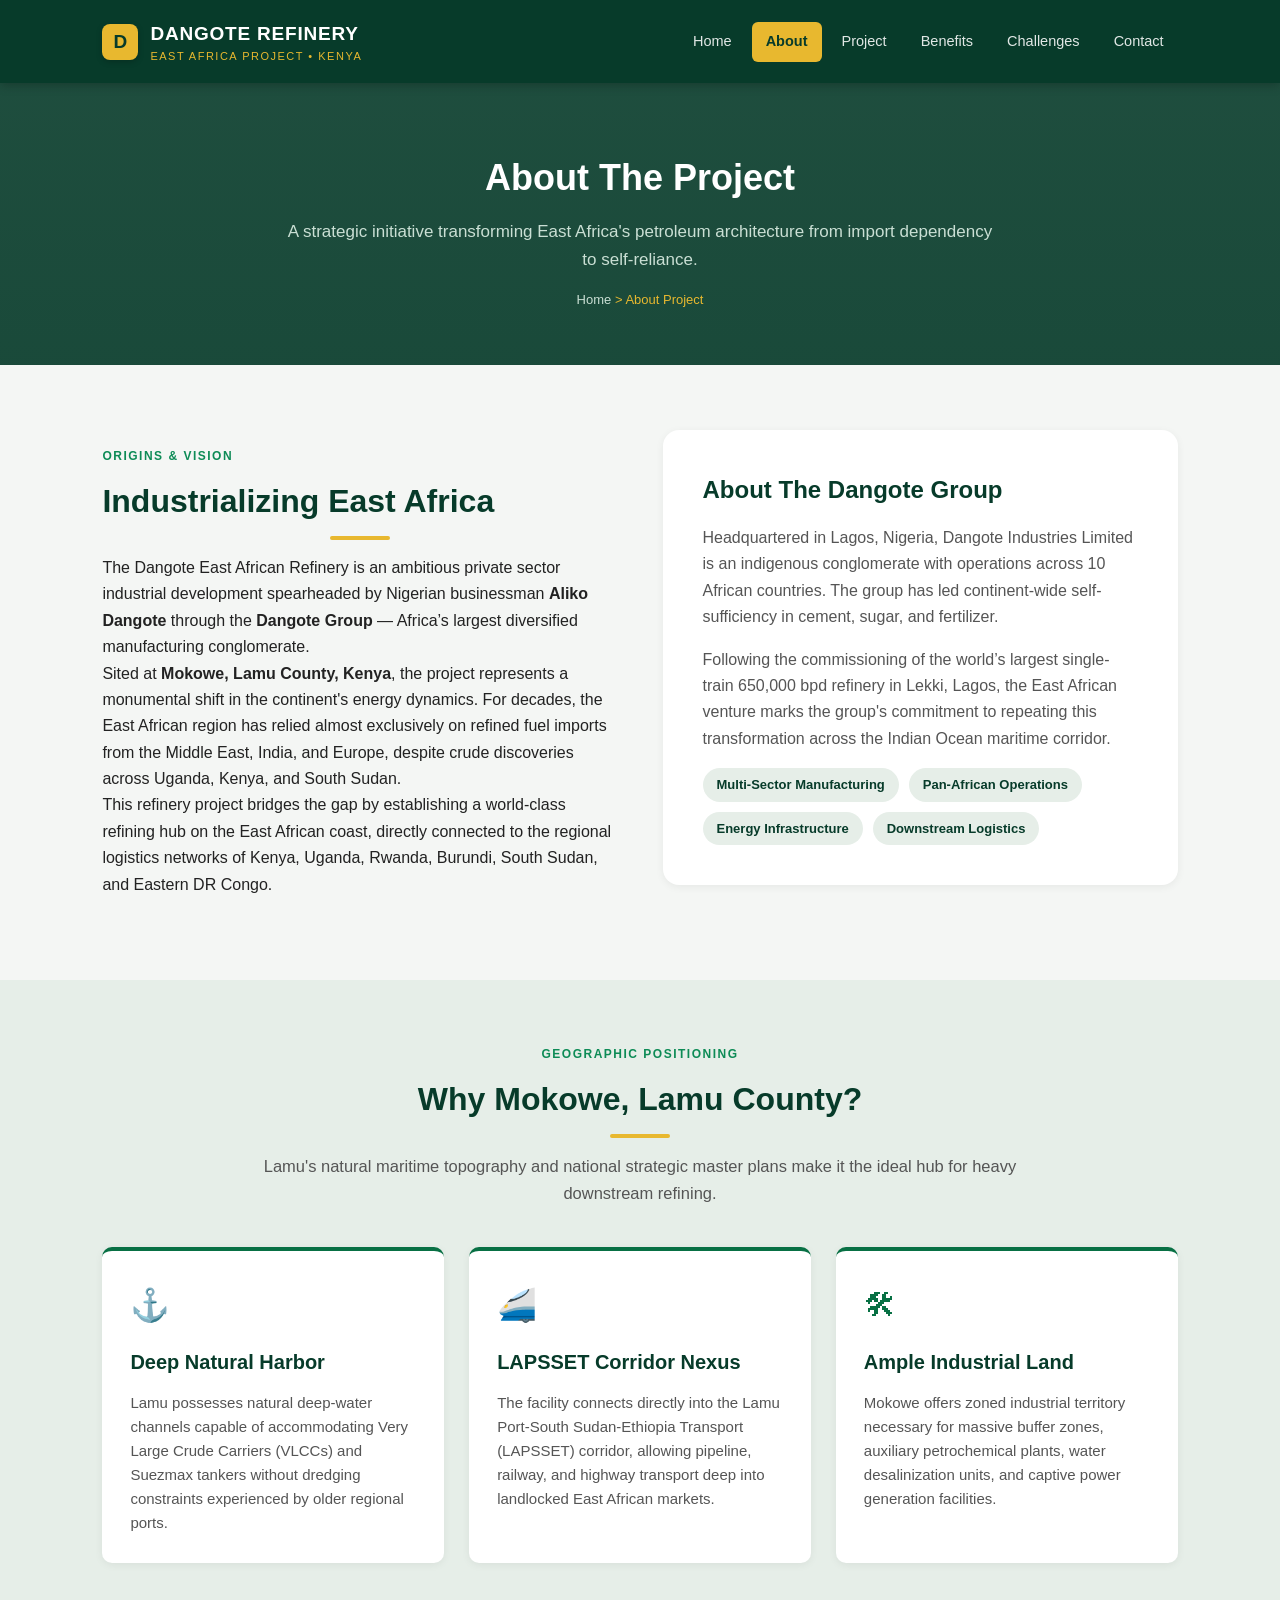
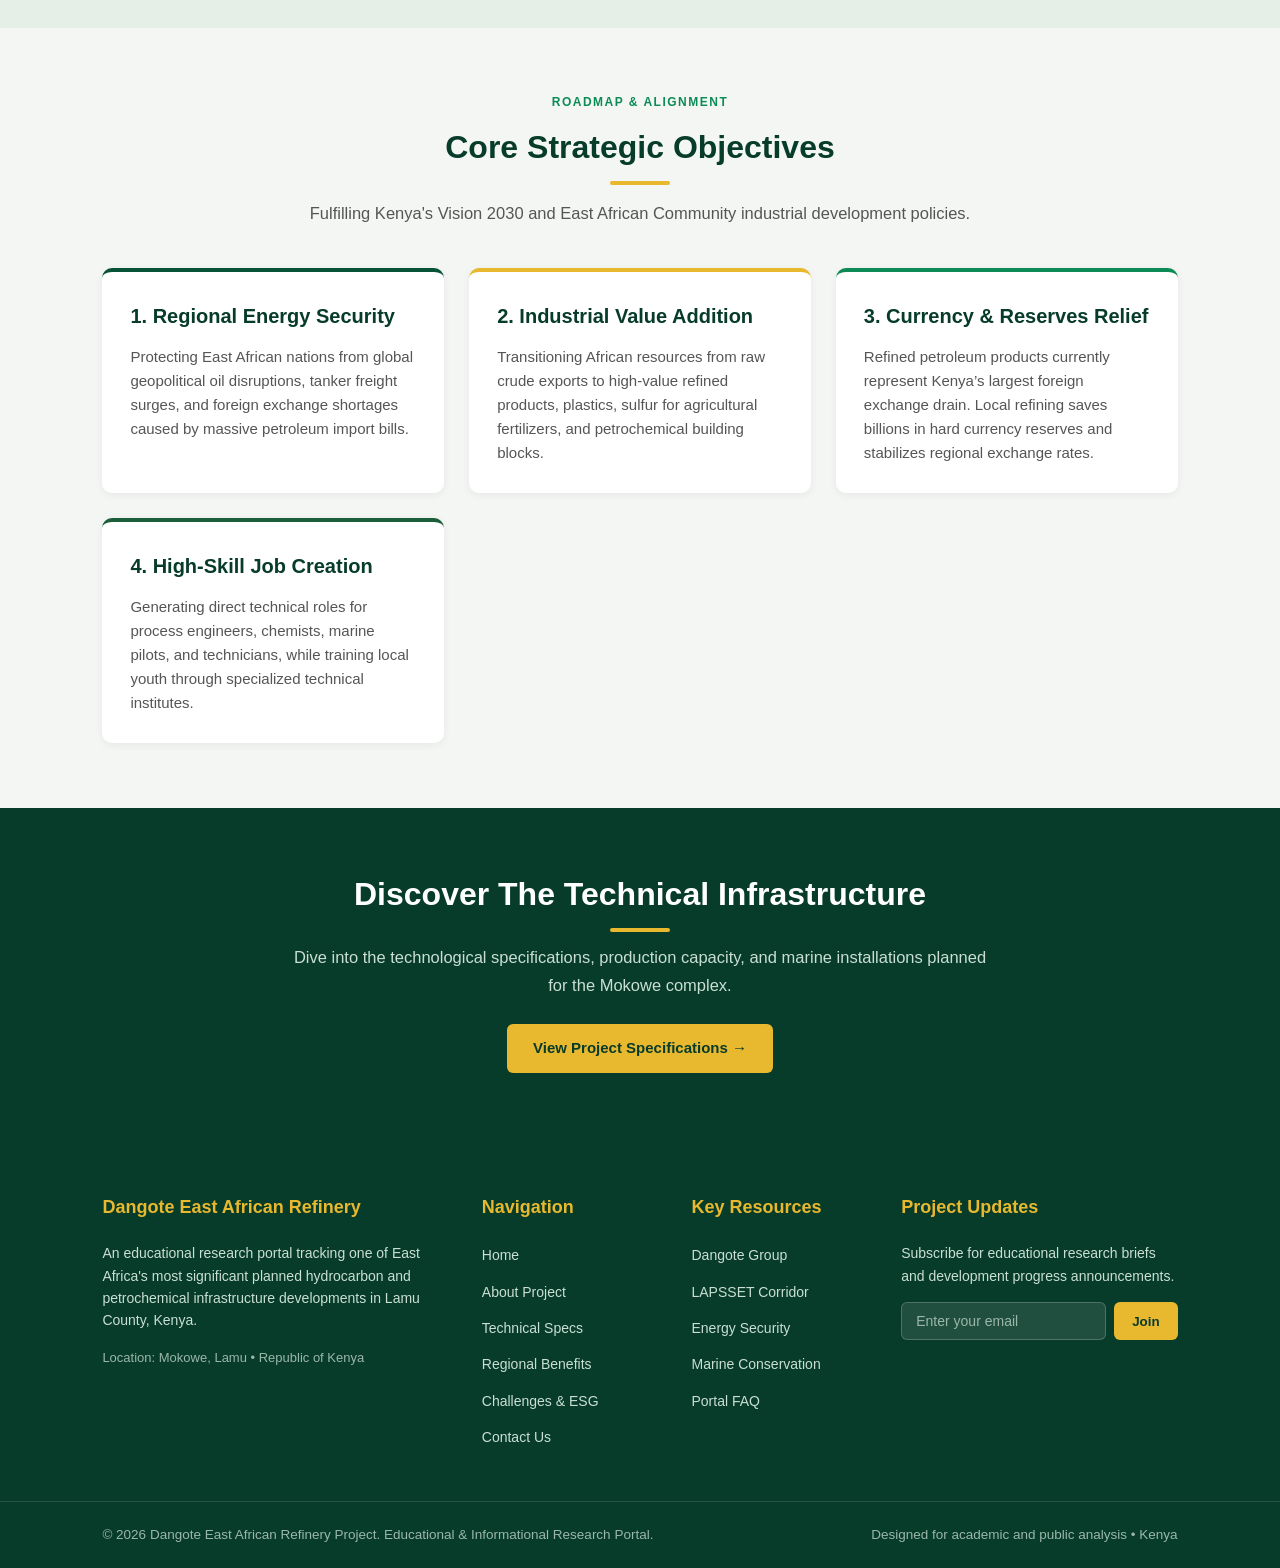
<file: about.html>
<!DOCTYPE html>
<html lang="en">
<head>
    <meta charset="UTF-8">
    <meta name="viewport" content="width=device-width, initial-scale=1.0">
    <title>About the Project | Dangote East African Refinery Kenya</title>
    <meta name="description" content="In-depth background on the Dangote East African Refinery, Aliko Dangote, the Dangote Group, and the strategic vision in Lamu County, Kenya.">
    <link rel="stylesheet" href="css/style.css">
</head>
<body>

    <!-- Navigation Header -->
    <header>
        <a href="index.html" class="brand-container">
            <div class="brand-icon">D</div>
            <div class="brand-text">
                <h2>DANGOTE REFINERY</h2>
                <span>East Africa Project &bull; Kenya</span>
            </div>
        </a>

        <button class="mobile-toggle" aria-label="Toggle navigation" aria-expanded="false">
            <span></span>
            <span></span>
            <span></span>
        </button>

        <nav>
            <a href="index.html">Home</a>
            <a href="about.html" class="active">About</a>
            <a href="project.html">Project</a>
            <a href="benefits.html">Benefits</a>
            <a href="challenges.html">Challenges</a>
            <a href="contact.html">Contact</a>
        </nav>
    </header>

    <!-- Page Banner -->
    <div class="page-banner">
        <h1>About The Project</h1>
        <p>A strategic initiative transforming East Africa's petroleum architecture from import dependency to self-reliance.</p>
        <div class="breadcrumbs">
            <a href="index.html">Home</a> &gt; <span>About Project</span>
        </div>
    </div>

    <!-- Main Content -->
    <section>
        <div class="two-col">
            <div>
                <span class="section-subtitle">Origins &amp; Vision</span>
                <h2 style="text-align: left;">Industrializing East Africa</h2>
                <p>
                    The Dangote East African Refinery is an ambitious private sector industrial development 
                    spearheaded by Nigerian businessman <strong>Aliko Dangote</strong> through the 
                    <strong>Dangote Group</strong> — Africa’s largest diversified manufacturing conglomerate.
                </p>
                <p>
                    Sited at <strong>Mokowe, Lamu County, Kenya</strong>, the project represents a monumental 
                    shift in the continent's energy dynamics. For decades, the East African region has relied 
                    almost exclusively on refined fuel imports from the Middle East, India, and Europe, despite 
                    crude discoveries across Uganda, Kenya, and South Sudan.
                </p>
                <p>
                    This refinery project bridges the gap by establishing a world-class refining hub on the East African 
                    coast, directly connected to the regional logistics networks of Kenya, Uganda, Rwanda, Burundi, 
                    South Sudan, and Eastern DR Congo.
                </p>
            </div>

            <div class="content-block" id="dangote-group">
                <h3>About The Dangote Group</h3>
                <p>
                    Headquartered in Lagos, Nigeria, Dangote Industries Limited is an indigenous conglomerate 
                    with operations across 10 African countries. The group has led continent-wide self-sufficiency 
                    in cement, sugar, and fertilizer.
                </p>
                <p>
                    Following the commissioning of the world’s largest single-train 650,000 bpd refinery in Lekki, Lagos, 
                    the East African venture marks the group's commitment to repeating this transformation across the Indian 
                    Ocean maritime corridor.
                </p>
                <div class="badge-list">
                    <span class="badge">Multi-Sector Manufacturing</span>
                    <span class="badge">Pan-African Operations</span>
                    <span class="badge">Energy Infrastructure</span>
                    <span class="badge">Downstream Logistics</span>
                </div>
            </div>
        </div>
    </section>

    <!-- Geographic & Strategic Location -->
    <section style="background-color: var(--bg-muted);">
        <div class="section-header">
            <span class="section-subtitle">Geographic Positioning</span>
            <h2>Why Mokowe, Lamu County?</h2>
            <p>Lamu's natural maritime topography and national strategic master plans make it the ideal hub for heavy downstream refining.</p>
        </div>

        <div class="cards">
            <div class="card">
                <div class="card-icon">&#9875;</div>
                <h3>Deep Natural Harbor</h3>
                <p>
                    Lamu possesses natural deep-water channels capable of accommodating Very Large Crude Carriers 
                    (VLCCs) and Suezmax tankers without dredging constraints experienced by older regional ports.
                </p>
            </div>

            <div class="card">
                <div class="card-icon">&#128644;</div>
                <h3>LAPSSET Corridor Nexus</h3>
                <p>
                    The facility connects directly into the Lamu Port-South Sudan-Ethiopia Transport (LAPSSET) corridor, 
                    allowing pipeline, railway, and highway transport deep into landlocked East African markets.
                </p>
            </div>

            <div class="card">
                <div class="card-icon">&#128736;</div>
                <h3>Ample Industrial Land</h3>
                <p>
                    Mokowe offers zoned industrial territory necessary for massive buffer zones, auxiliary petrochemical 
                    plants, water desalinization units, and captive power generation facilities.
                </p>
            </div>
        </div>
    </section>

    <!-- Strategic Alignment & Objectives -->
    <section>
        <div class="section-header">
            <span class="section-subtitle">Roadmap &amp; Alignment</span>
            <h2>Core Strategic Objectives</h2>
            <p>Fulfilling Kenya's Vision 2030 and East African Community industrial development policies.</p>
        </div>

        <div class="cards">
            <div class="card" style="border-top-color: #075337;">
                <h3>1. Regional Energy Security</h3>
                <p>
                    Protecting East African nations from global geopolitical oil disruptions, tanker freight surges, 
                    and foreign exchange shortages caused by massive petroleum import bills.
                </p>
            </div>

            <div class="card" style="border-top-color: var(--accent-gold);">
                <h3>2. Industrial Value Addition</h3>
                <p>
                    Transitioning African resources from raw crude exports to high-value refined products, plastics, 
                    sulfur for agricultural fertilizers, and petrochemical building blocks.
                </p>
            </div>

            <div class="card" style="border-top-color: #0d8b56;">
                <h3>3. Currency &amp; Reserves Relief</h3>
                <p>
                    Refined petroleum products currently represent Kenya’s largest foreign exchange drain. 
                    Local refining saves billions in hard currency reserves and stabilizes regional exchange rates.
                </p>
            </div>

            <div class="card" style="border-top-color: #1a5e3a;">
                <h3>4. High-Skill Job Creation</h3>
                <p>
                    Generating direct technical roles for process engineers, chemists, marine pilots, and technicians, 
                    while training local youth through specialized technical institutes.
                </p>
            </div>
        </div>
    </section>

    <!-- Call to action -->
    <section style="background-color: var(--primary-dark); color: white; text-align: center; padding: 60px 8%;">
        <h2 style="color: white; margin-bottom: 12px;">Discover The Technical Infrastructure</h2>
        <p style="color: #cadfd4; max-width: 700px; margin: 0 auto 25px; font-size: 16.5px;">
            Dive into the technological specifications, production capacity, and marine installations planned for the Mokowe complex.
        </p>
        <a href="project.html" class="btn btn-primary">View Project Specifications &rarr;</a>
    </section>

    <!-- Footer -->
    <footer>
        <div class="footer-top">
            <div class="footer-col">
                <h3>Dangote East African Refinery</h3>
                <p>
                    An educational research portal tracking one of East Africa's most significant planned 
                    hydrocarbon and petrochemical infrastructure developments in Lamu County, Kenya.
                </p>
                <div style="margin-top: 15px; font-size: 13px; color: #9bb7aa;">
                    Location: Mokowe, Lamu &bull; Republic of Kenya
                </div>
            </div>

            <div class="footer-col">
                <h3>Navigation</h3>
                <ul class="footer-links">
                    <li><a href="index.html">Home</a></li>
                    <li><a href="about.html">About Project</a></li>
                    <li><a href="project.html">Technical Specs</a></li>
                    <li><a href="benefits.html">Regional Benefits</a></li>
                    <li><a href="challenges.html">Challenges &amp; ESG</a></li>
                    <li><a href="contact.html">Contact Us</a></li>
                </ul>
            </div>

            <div class="footer-col">
                <h3>Key Resources</h3>
                <ul class="footer-links">
                    <li><a href="about.html#dangote-group">Dangote Group</a></li>
                    <li><a href="project.html#lapsset">LAPSSET Corridor</a></li>
                    <li><a href="benefits.html#energy-security">Energy Security</a></li>
                    <li><a href="challenges.html#environment">Marine Conservation</a></li>
                    <li><a href="contact.html#faq">Portal FAQ</a></li>
                </ul>
            </div>

            <div class="footer-col">
                <h3>Project Updates</h3>
                <p>Subscribe for educational research briefs and development progress announcements.</p>
                <form class="newsletter-form">
                    <input type="email" placeholder="Enter your email" required aria-label="Email address">
                    <button type="submit">Join</button>
                </form>
            </div>
        </div>

        <div class="footer-bottom">
            <p>&copy; <span id="current-year">2026</span> Dangote East African Refinery Project. Educational &amp; Informational Research Portal.</p>
            <p>Designed for academic and public analysis &bull; Kenya</p>
        </div>
    </footer>

    <script src="js/main.js"></script>
</body>
</html>
</file>
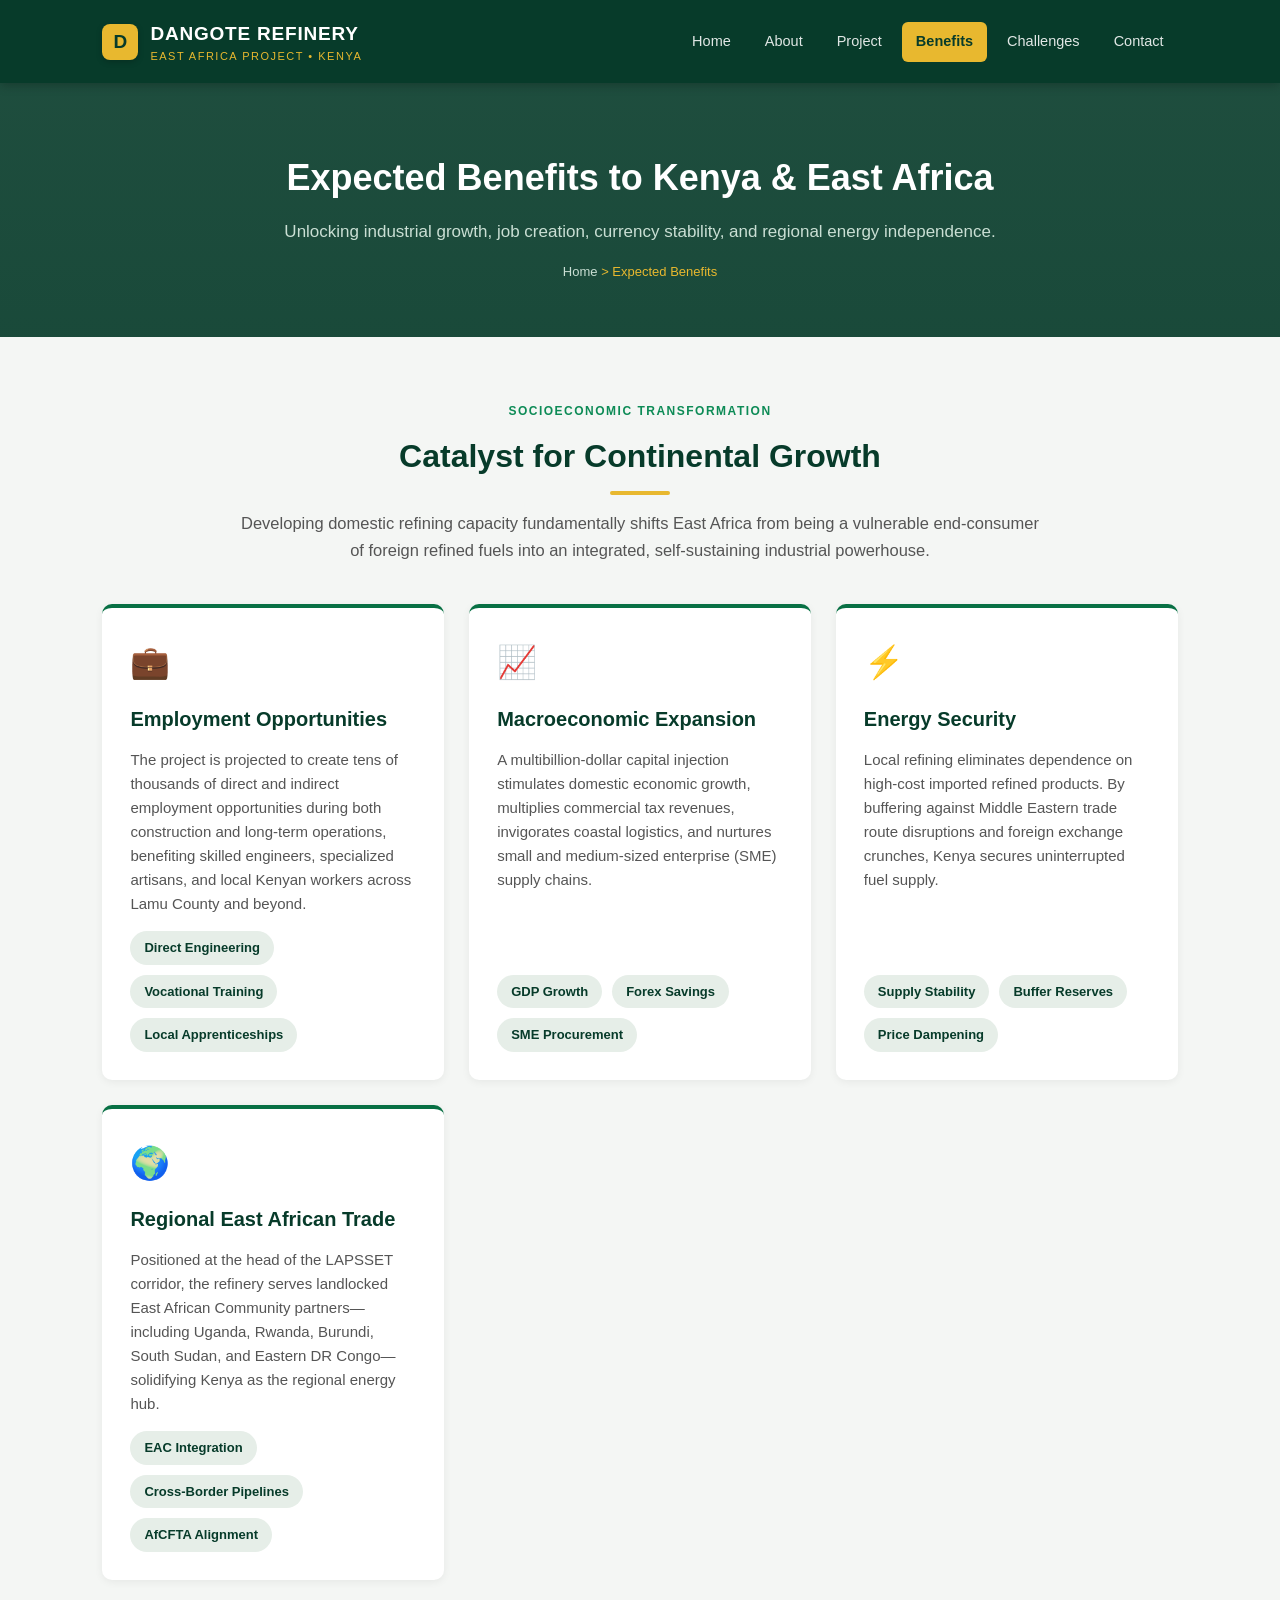
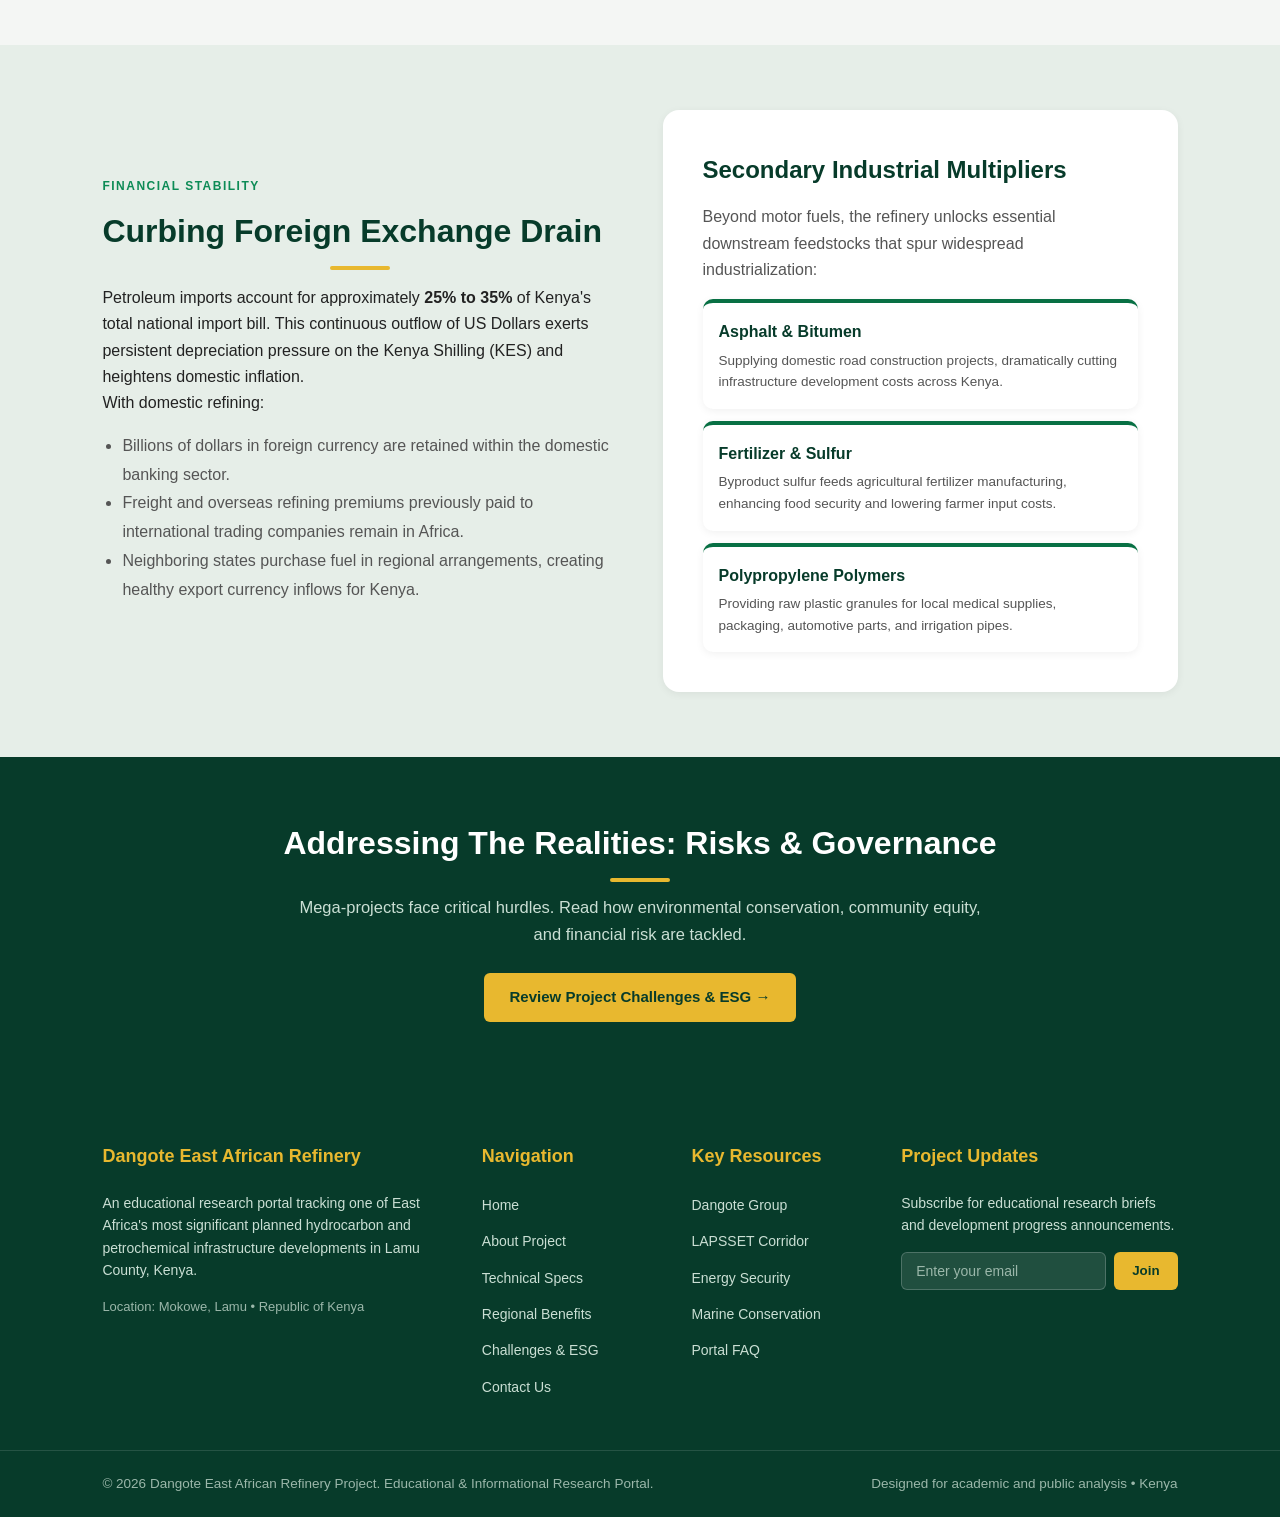
<file: benefits.html>
<!DOCTYPE html>
<html lang="en">
<head>
    <meta charset="UTF-8">
    <meta name="viewport" content="width=device-width, initial-scale=1.0">
    <title>Expected Benefits to Kenya &amp; East Africa | Dangote East African Refinery</title>
    <meta name="description" content="Explore the economic, employment, energy security, and regional trade benefits of the Dangote East African Refinery in Kenya.">
    <link rel="stylesheet" href="css/style.css">
</head>
<body>

    <!-- Navigation Header -->
    <header>
        <a href="index.html" class="brand-container">
            <div class="brand-icon">D</div>
            <div class="brand-text">
                <h2>DANGOTE REFINERY</h2>
                <span>East Africa Project &bull; Kenya</span>
            </div>
        </a>

        <button class="mobile-toggle" aria-label="Toggle navigation" aria-expanded="false">
            <span></span>
            <span></span>
            <span></span>
        </button>

        <nav>
            <a href="index.html">Home</a>
            <a href="about.html">About</a>
            <a href="project.html">Project</a>
            <a href="benefits.html" class="active">Benefits</a>
            <a href="challenges.html">Challenges</a>
            <a href="contact.html">Contact</a>
        </nav>
    </header>

    <!-- Page Banner -->
    <div class="page-banner">
        <h1>Expected Benefits to Kenya &amp; East Africa</h1>
        <p>Unlocking industrial growth, job creation, currency stability, and regional energy independence.</p>
        <div class="breadcrumbs">
            <a href="index.html">Home</a> &gt; <span>Expected Benefits</span>
        </div>
    </div>

    <!-- Overview Section -->
    <section>
        <div class="section-header">
            <span class="section-subtitle">Socioeconomic Transformation</span>
            <h2>Catalyst for Continental Growth</h2>
            <p>
                Developing domestic refining capacity fundamentally shifts East Africa from being a vulnerable 
                end-consumer of foreign refined fuels into an integrated, self-sustaining industrial powerhouse.
            </p>
        </div>

        <div class="cards">
            <div class="card">
                <div class="card-icon">&#128188;</div>
                <h3>Employment Opportunities</h3>
                <p>
                    The project is projected to create tens of thousands of direct and indirect employment opportunities 
                    during both construction and long-term operations, benefiting skilled engineers, specialized artisans, 
                    and local Kenyan workers across Lamu County and beyond.
                </p>
                <div class="badge-list" style="margin-top: 15px;">
                    <span class="badge">Direct Engineering</span>
                    <span class="badge">Vocational Training</span>
                    <span class="badge">Local Apprenticeships</span>
                </div>
            </div>

            <div class="card">
                <div class="card-icon">&#128200;</div>
                <h3>Macroeconomic Expansion</h3>
                <p>
                    A multibillion-dollar capital injection stimulates domestic economic growth, multiplies commercial 
                    tax revenues, invigorates coastal logistics, and nurtures small and medium-sized enterprise (SME) supply chains.
                </p>
                <div class="badge-list" style="margin-top: 15px;">
                    <span class="badge">GDP Growth</span>
                    <span class="badge">Forex Savings</span>
                    <span class="badge">SME Procurement</span>
                </div>
            </div>

            <div class="card" id="energy-security">
                <div class="card-icon">&#9889;</div>
                <h3>Energy Security</h3>
                <p>
                    Local refining eliminates dependence on high-cost imported refined products. By buffering against 
                    Middle Eastern trade route disruptions and foreign exchange crunches, Kenya secures uninterrupted fuel supply.
                </p>
                <div class="badge-list" style="margin-top: 15px;">
                    <span class="badge">Supply Stability</span>
                    <span class="badge">Buffer Reserves</span>
                    <span class="badge">Price Dampening</span>
                </div>
            </div>

            <div class="card">
                <div class="card-icon">&#127757;</div>
                <h3>Regional East African Trade</h3>
                <p>
                    Positioned at the head of the LAPSSET corridor, the refinery serves landlocked East African Community 
                    partners—including Uganda, Rwanda, Burundi, South Sudan, and Eastern DR Congo—solidifying Kenya as the regional energy hub.
                </p>
                <div class="badge-list" style="margin-top: 15px;">
                    <span class="badge">EAC Integration</span>
                    <span class="badge">Cross-Border Pipelines</span>
                    <span class="badge">AfCFTA Alignment</span>
                </div>
            </div>
        </div>
    </section>

    <!-- Deep-Dive Breakdown -->
    <section style="background-color: var(--bg-muted);">
        <div class="two-col">
            <div>
                <span class="section-subtitle">Financial Stability</span>
                <h2 style="text-align: left;">Curbing Foreign Exchange Drain</h2>
                <p>
                    Petroleum imports account for approximately <strong>25% to 35%</strong> of Kenya's total national import bill. 
                    This continuous outflow of US Dollars exerts persistent depreciation pressure on the Kenya Shilling (KES) 
                    and heightens domestic inflation.
                </p>
                <p>
                    With domestic refining:
                </p>
                <ul style="margin: 15px 0 20px 20px; color: var(--text-muted); line-height: 1.8;">
                    <li>Billions of dollars in foreign currency are retained within the domestic banking sector.</li>
                    <li>Freight and overseas refining premiums previously paid to international trading companies remain in Africa.</li>
                    <li>Neighboring states purchase fuel in regional arrangements, creating healthy export currency inflows for Kenya.</li>
                </ul>
            </div>

            <div class="content-block" style="margin-bottom: 0;">
                <h3>Secondary Industrial Multipliers</h3>
                <p>
                    Beyond motor fuels, the refinery unlocks essential downstream feedstocks that spur widespread industrialization:
                </p>
                <div class="cards" style="grid-template-columns: 1fr; margin-top: 15px; gap: 12px;">
                    <div class="card" style="padding: 16px;">
                        <h4 style="color: var(--primary-dark); margin-bottom: 4px;">Asphalt &amp; Bitumen</h4>
                        <p style="font-size: 13.5px; margin: 0;">Supplying domestic road construction projects, dramatically cutting infrastructure development costs across Kenya.</p>
                    </div>
                    <div class="card" style="padding: 16px;">
                        <h4 style="color: var(--primary-dark); margin-bottom: 4px;">Fertilizer &amp; Sulfur</h4>
                        <p style="font-size: 13.5px; margin: 0;">Byproduct sulfur feeds agricultural fertilizer manufacturing, enhancing food security and lowering farmer input costs.</p>
                    </div>
                    <div class="card" style="padding: 16px;">
                        <h4 style="color: var(--primary-dark); margin-bottom: 4px;">Polypropylene Polymers</h4>
                        <p style="font-size: 13.5px; margin: 0;">Providing raw plastic granules for local medical supplies, packaging, automotive parts, and irrigation pipes.</p>
                    </div>
                </div>
            </div>
        </div>
    </section>

    <!-- Call to action to Challenges -->
    <section style="background-color: var(--primary-dark); color: white; text-align: center; padding: 60px 8%;">
        <h2 style="color: white; margin-bottom: 12px;">Addressing The Realities: Risks &amp; Governance</h2>
        <p style="color: #cadfd4; max-width: 700px; margin: 0 auto 25px; font-size: 16.5px;">
            Mega-projects face critical hurdles. Read how environmental conservation, community equity, and financial risk are tackled.
        </p>
        <a href="challenges.html" class="btn btn-primary">Review Project Challenges &amp; ESG &rarr;</a>
    </section>

    <!-- Footer -->
    <footer>
        <div class="footer-top">
            <div class="footer-col">
                <h3>Dangote East African Refinery</h3>
                <p>
                    An educational research portal tracking one of East Africa's most significant planned 
                    hydrocarbon and petrochemical infrastructure developments in Lamu County, Kenya.
                </p>
                <div style="margin-top: 15px; font-size: 13px; color: #9bb7aa;">
                    Location: Mokowe, Lamu &bull; Republic of Kenya
                </div>
            </div>

            <div class="footer-col">
                <h3>Navigation</h3>
                <ul class="footer-links">
                    <li><a href="index.html">Home</a></li>
                    <li><a href="about.html">About Project</a></li>
                    <li><a href="project.html">Technical Specs</a></li>
                    <li><a href="benefits.html">Regional Benefits</a></li>
                    <li><a href="challenges.html">Challenges &amp; ESG</a></li>
                    <li><a href="contact.html">Contact Us</a></li>
                </ul>
            </div>

            <div class="footer-col">
                <h3>Key Resources</h3>
                <ul class="footer-links">
                    <li><a href="about.html#dangote-group">Dangote Group</a></li>
                    <li><a href="project.html#lapsset">LAPSSET Corridor</a></li>
                    <li><a href="benefits.html#energy-security">Energy Security</a></li>
                    <li><a href="challenges.html#environment">Marine Conservation</a></li>
                    <li><a href="contact.html#faq">Portal FAQ</a></li>
                </ul>
            </div>

            <div class="footer-col">
                <h3>Project Updates</h3>
                <p>Subscribe for educational research briefs and development progress announcements.</p>
                <form class="newsletter-form">
                    <input type="email" placeholder="Enter your email" required aria-label="Email address">
                    <button type="submit">Join</button>
                </form>
            </div>
        </div>

        <div class="footer-bottom">
            <p>&copy; <span id="current-year">2026</span> Dangote East African Refinery Project. Educational &amp; Informational Research Portal.</p>
            <p>Designed for academic and public analysis &bull; Kenya</p>
        </div>
    </footer>

    <script src="js/main.js"></script>
</body>
</html>
</file>
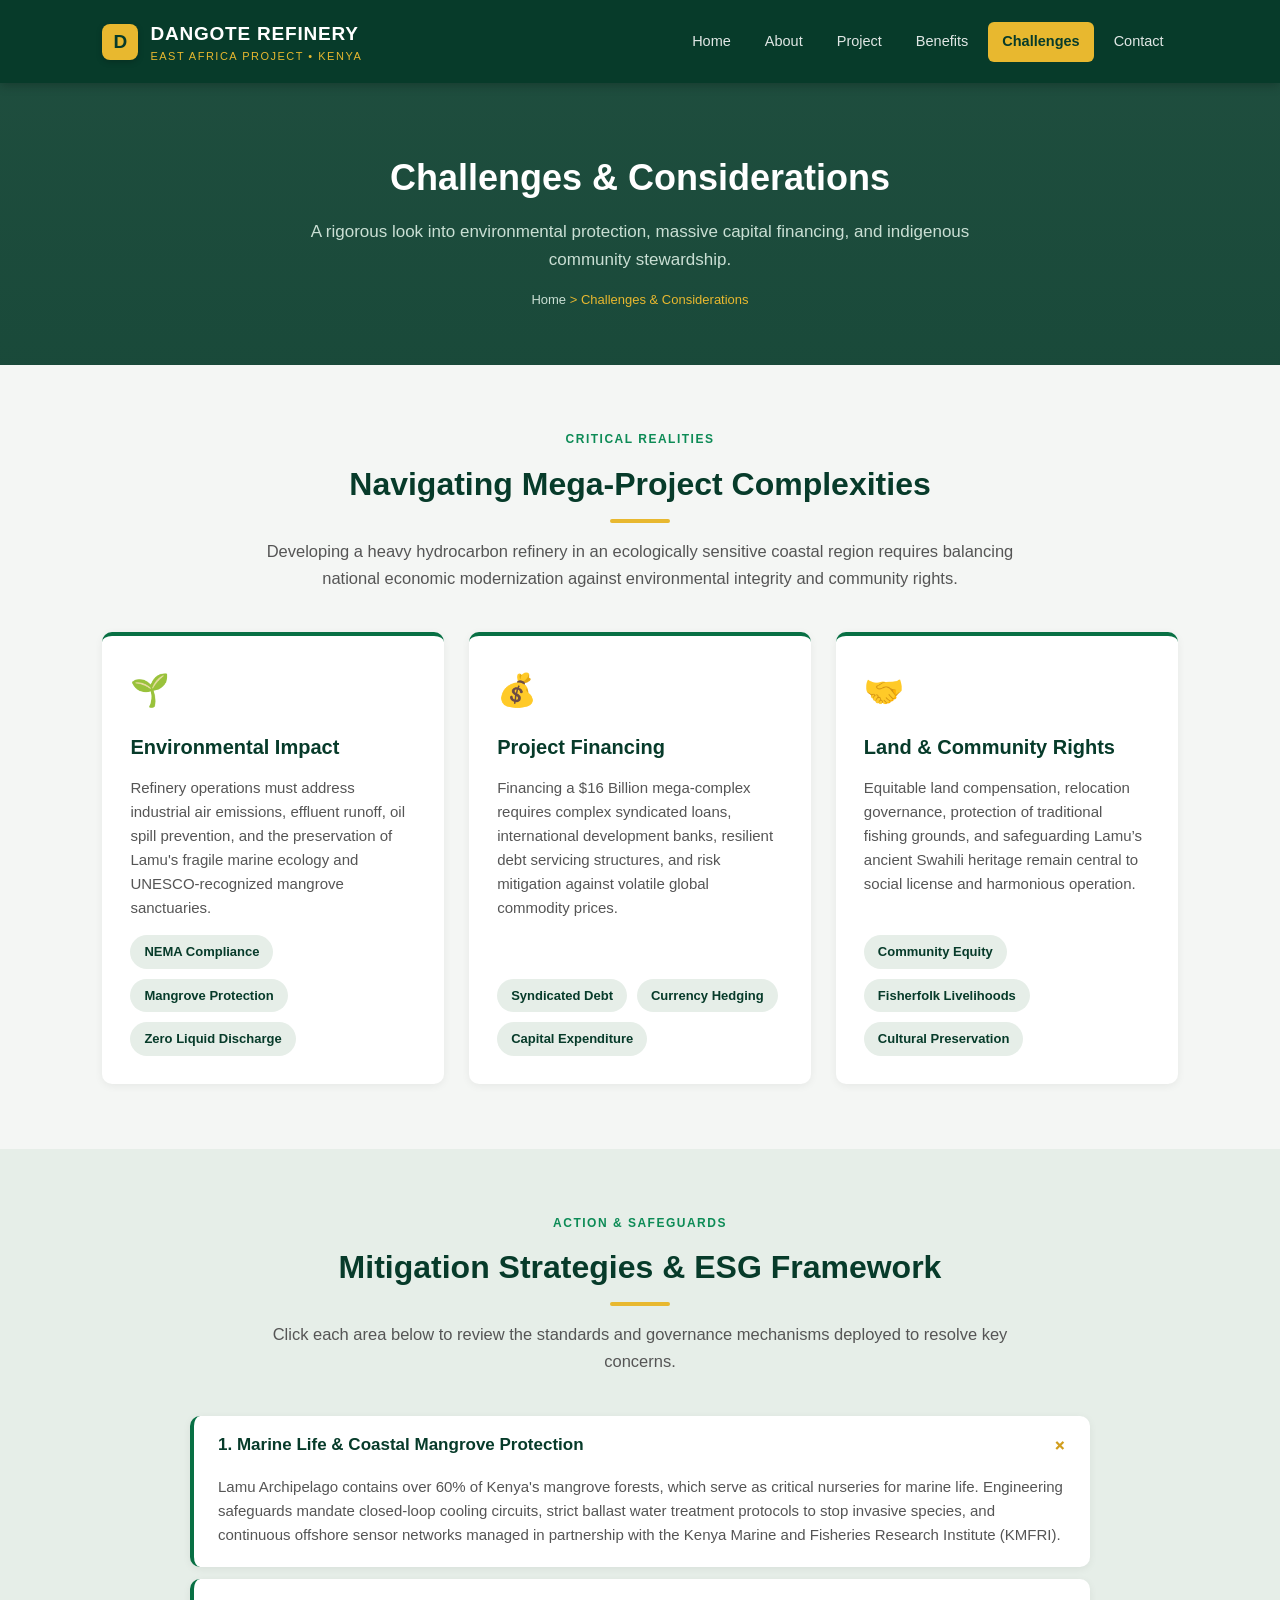
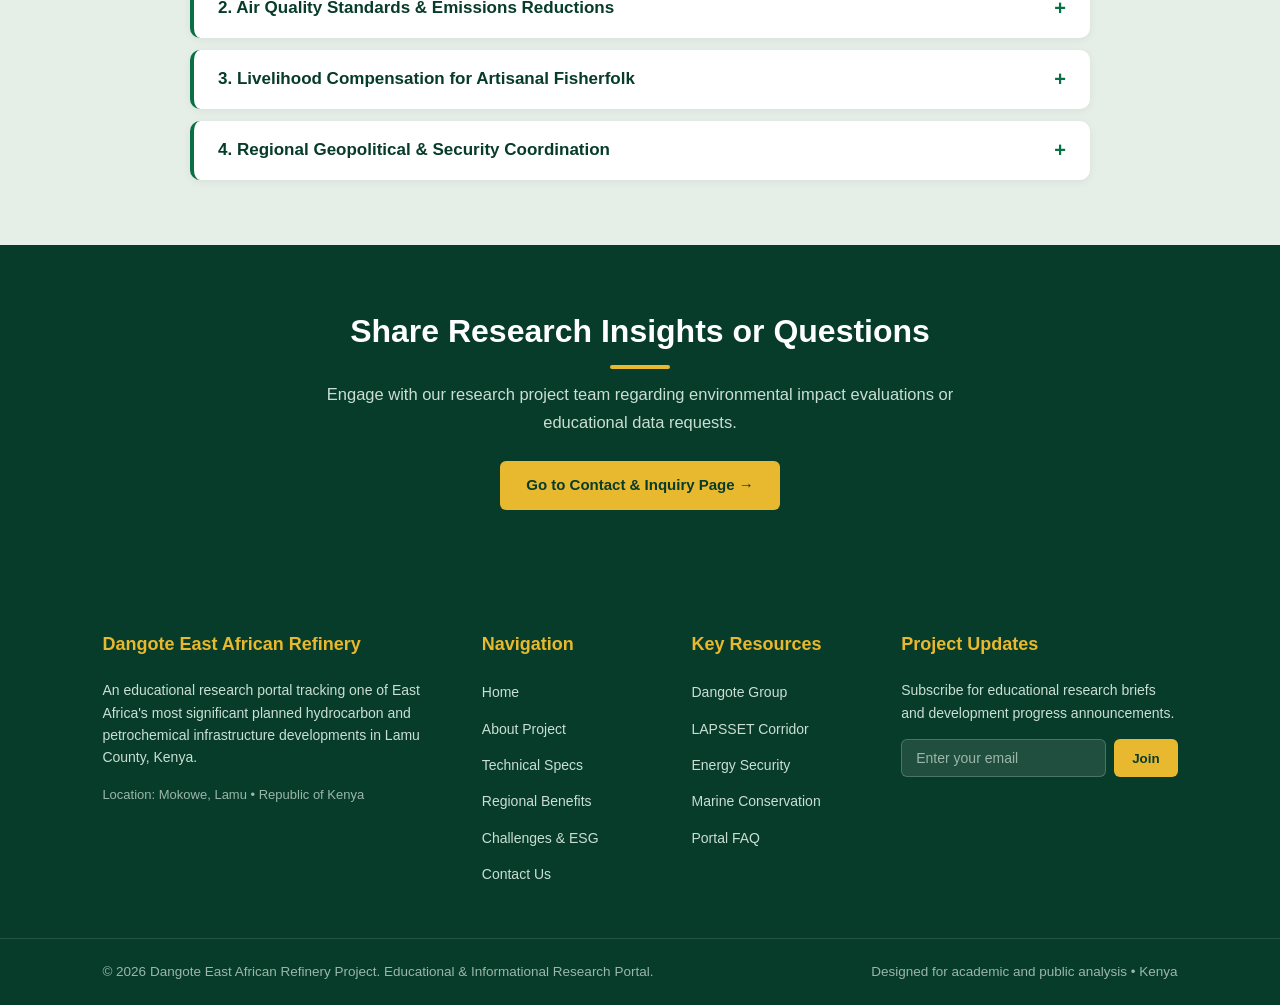
<file: challenges.html>
<!DOCTYPE html>
<html lang="en">
<head>
    <meta charset="UTF-8">
    <meta name="viewport" content="width=device-width, initial-scale=1.0">
    <title>Challenges &amp; Considerations | Dangote East African Refinery Kenya</title>
    <meta name="description" content="Examining environmental conservation, marine ecology, capital financing, and community land equity for the Dangote Refinery in Lamu, Kenya.">
    <link rel="stylesheet" href="css/style.css">
</head>
<body>

    <!-- Navigation Header -->
    <header>
        <a href="index.html" class="brand-container">
            <div class="brand-icon">D</div>
            <div class="brand-text">
                <h2>DANGOTE REFINERY</h2>
                <span>East Africa Project &bull; Kenya</span>
            </div>
        </a>

        <button class="mobile-toggle" aria-label="Toggle navigation" aria-expanded="false">
            <span></span>
            <span></span>
            <span></span>
        </button>

        <nav>
            <a href="index.html">Home</a>
            <a href="about.html">About</a>
            <a href="project.html">Project</a>
            <a href="benefits.html">Benefits</a>
            <a href="challenges.html" class="active">Challenges</a>
            <a href="contact.html">Contact</a>
        </nav>
    </header>

    <!-- Page Banner -->
    <div class="page-banner">
        <h1>Challenges &amp; Considerations</h1>
        <p>A rigorous look into environmental protection, massive capital financing, and indigenous community stewardship.</p>
        <div class="breadcrumbs">
            <a href="index.html">Home</a> &gt; <span>Challenges &amp; Considerations</span>
        </div>
    </div>

    <!-- Core Challenge Pillars -->
    <section>
        <div class="section-header">
            <span class="section-subtitle">Critical Realities</span>
            <h2>Navigating Mega-Project Complexities</h2>
            <p>
                Developing a heavy hydrocarbon refinery in an ecologically sensitive coastal region requires 
                balancing national economic modernization against environmental integrity and community rights.
            </p>
        </div>

        <div class="cards">
            <div class="card" id="environment">
                <div class="card-icon">&#127793;</div>
                <h3>Environmental Impact</h3>
                <p>
                    Refinery operations must address industrial air emissions, effluent runoff, oil spill prevention, 
                    and the preservation of Lamu's fragile marine ecology and UNESCO-recognized mangrove sanctuaries.
                </p>
                <div class="badge-list" style="margin-top: 15px;">
                    <span class="badge">NEMA Compliance</span>
                    <span class="badge">Mangrove Protection</span>
                    <span class="badge">Zero Liquid Discharge</span>
                </div>
            </div>

            <div class="card">
                <div class="card-icon">&#128176;</div>
                <h3>Project Financing</h3>
                <p>
                    Financing a $16 Billion mega-complex requires complex syndicated loans, international development banks, 
                    resilient debt servicing structures, and risk mitigation against volatile global commodity prices.
                </p>
                <div class="badge-list" style="margin-top: 15px;">
                    <span class="badge">Syndicated Debt</span>
                    <span class="badge">Currency Hedging</span>
                    <span class="badge">Capital Expenditure</span>
                </div>
            </div>

            <div class="card">
                <div class="card-icon">&#129309;</div>
                <h3>Land &amp; Community Rights</h3>
                <p>
                    Equitable land compensation, relocation governance, protection of traditional fishing grounds, 
                    and safeguarding Lamu’s ancient Swahili heritage remain central to social license and harmonious operation.
                </p>
                <div class="badge-list" style="margin-top: 15px;">
                    <span class="badge">Community Equity</span>
                    <span class="badge">Fisherfolk Livelihoods</span>
                    <span class="badge">Cultural Preservation</span>
                </div>
            </div>
        </div>
    </section>

    <!-- Detailed Mitigation Accordion (Automated via JS) -->
    <section style="background-color: var(--bg-muted);">
        <div class="section-header">
            <span class="section-subtitle">Action &amp; Safeguards</span>
            <h2>Mitigation Strategies &amp; ESG Framework</h2>
            <p>Click each area below to review the standards and governance mechanisms deployed to resolve key concerns.</p>
        </div>

        <div class="accordion" style="max-width: 900px; margin: 0 auto;">
            <!-- Item 1 -->
            <div class="accordion-item active">
                <button class="accordion-header">
                    <span>1. Marine Life &amp; Coastal Mangrove Protection</span>
                    <span class="accordion-icon">+</span>
                </button>
                <div class="accordion-body">
                    <p>
                        Lamu Archipelago contains over 60% of Kenya's mangrove forests, which serve as critical nurseries 
                        for marine life. Engineering safeguards mandate closed-loop cooling circuits, strict ballast water 
                        treatment protocols to stop invasive species, and continuous offshore sensor networks managed in 
                        partnership with the Kenya Marine and Fisheries Research Institute (KMFRI).
                    </p>
                </div>
            </div>

            <!-- Item 2 -->
            <div class="accordion-item">
                <button class="accordion-header">
                    <span>2. Air Quality Standards &amp; Emissions Reductions</span>
                    <span class="accordion-icon">+</span>
                </button>
                <div class="accordion-body">
                    <p>
                        The facility incorporates specialized tail-gas clean-up units (TGCU) achieving over 99.8% sulfur recovery, 
                        continuous automated stack monitoring systems (CEMS), and flare gas recovery systems that redirect 
                        hydrocarbon vapors into captive power boilers rather than flaring into the atmosphere.
                    </p>
                </div>
            </div>

            <!-- Item 3 -->
            <div class="accordion-item">
                <button class="accordion-header">
                    <span>3. Livelihood Compensation for Artisanal Fisherfolk</span>
                    <span class="accordion-icon">+</span>
                </button>
                <div class="accordion-body">
                    <p>
                        Deep-water shipping channels and marine exclusion zones temporarily disrupt traditional near-shore fishing. 
                        A comprehensive Community Livelihood Restoration Plan ensures modernized deep-sea fishing craft, cold-chain 
                        storage hubs at Mokowe, and preferential quota hiring for local family members in port operations.
                    </p>
                </div>
            </div>

            <!-- Item 4 -->
            <div class="accordion-item">
                <button class="accordion-header">
                    <span>4. Regional Geopolitical &amp; Security Coordination</span>
                    <span class="accordion-icon">+</span>
                </button>
                <div class="accordion-body">
                    <p>
                        Positioned near regional maritime borders, the LAPSSET corridor is backed by joint Kenyan security forces, 
                        the Kenya Navy base at Manda Bay, and multi-agency regional maritime security patrols to guarantee 
                        uninterrupted crude supply routes across the western Indian Ocean.
                    </p>
                </div>
            </div>
        </div>
    </section>

    <!-- Inquiry CTA -->
    <section style="background-color: var(--primary-dark); color: white; text-align: center; padding: 60px 8%;">
        <h2 style="color: white; margin-bottom: 12px;">Share Research Insights or Questions</h2>
        <p style="color: #cadfd4; max-width: 700px; margin: 0 auto 25px; font-size: 16.5px;">
            Engage with our research project team regarding environmental impact evaluations or educational data requests.
        </p>
        <a href="contact.html" class="btn btn-primary">Go to Contact &amp; Inquiry Page &rarr;</a>
    </section>

    <!-- Footer -->
    <footer>
        <div class="footer-top">
            <div class="footer-col">
                <h3>Dangote East African Refinery</h3>
                <p>
                    An educational research portal tracking one of East Africa's most significant planned 
                    hydrocarbon and petrochemical infrastructure developments in Lamu County, Kenya.
                </p>
                <div style="margin-top: 15px; font-size: 13px; color: #9bb7aa;">
                    Location: Mokowe, Lamu &bull; Republic of Kenya
                </div>
            </div>

            <div class="footer-col">
                <h3>Navigation</h3>
                <ul class="footer-links">
                    <li><a href="index.html">Home</a></li>
                    <li><a href="about.html">About Project</a></li>
                    <li><a href="project.html">Technical Specs</a></li>
                    <li><a href="benefits.html">Regional Benefits</a></li>
                    <li><a href="challenges.html">Challenges &amp; ESG</a></li>
                    <li><a href="contact.html">Contact Us</a></li>
                </ul>
            </div>

            <div class="footer-col">
                <h3>Key Resources</h3>
                <ul class="footer-links">
                    <li><a href="about.html#dangote-group">Dangote Group</a></li>
                    <li><a href="project.html#lapsset">LAPSSET Corridor</a></li>
                    <li><a href="benefits.html#energy-security">Energy Security</a></li>
                    <li><a href="challenges.html#environment">Marine Conservation</a></li>
                    <li><a href="contact.html#faq">Portal FAQ</a></li>
                </ul>
            </div>

            <div class="footer-col">
                <h3>Project Updates</h3>
                <p>Subscribe for educational research briefs and development progress announcements.</p>
                <form class="newsletter-form">
                    <input type="email" placeholder="Enter your email" required aria-label="Email address">
                    <button type="submit">Join</button>
                </form>
            </div>
        </div>

        <div class="footer-bottom">
            <p>&copy; <span id="current-year">2026</span> Dangote East African Refinery Project. Educational &amp; Informational Research Portal.</p>
            <p>Designed for academic and public analysis &bull; Kenya</p>
        </div>
    </footer>

    <script src="js/main.js"></script>
</body>
</html>
</file>
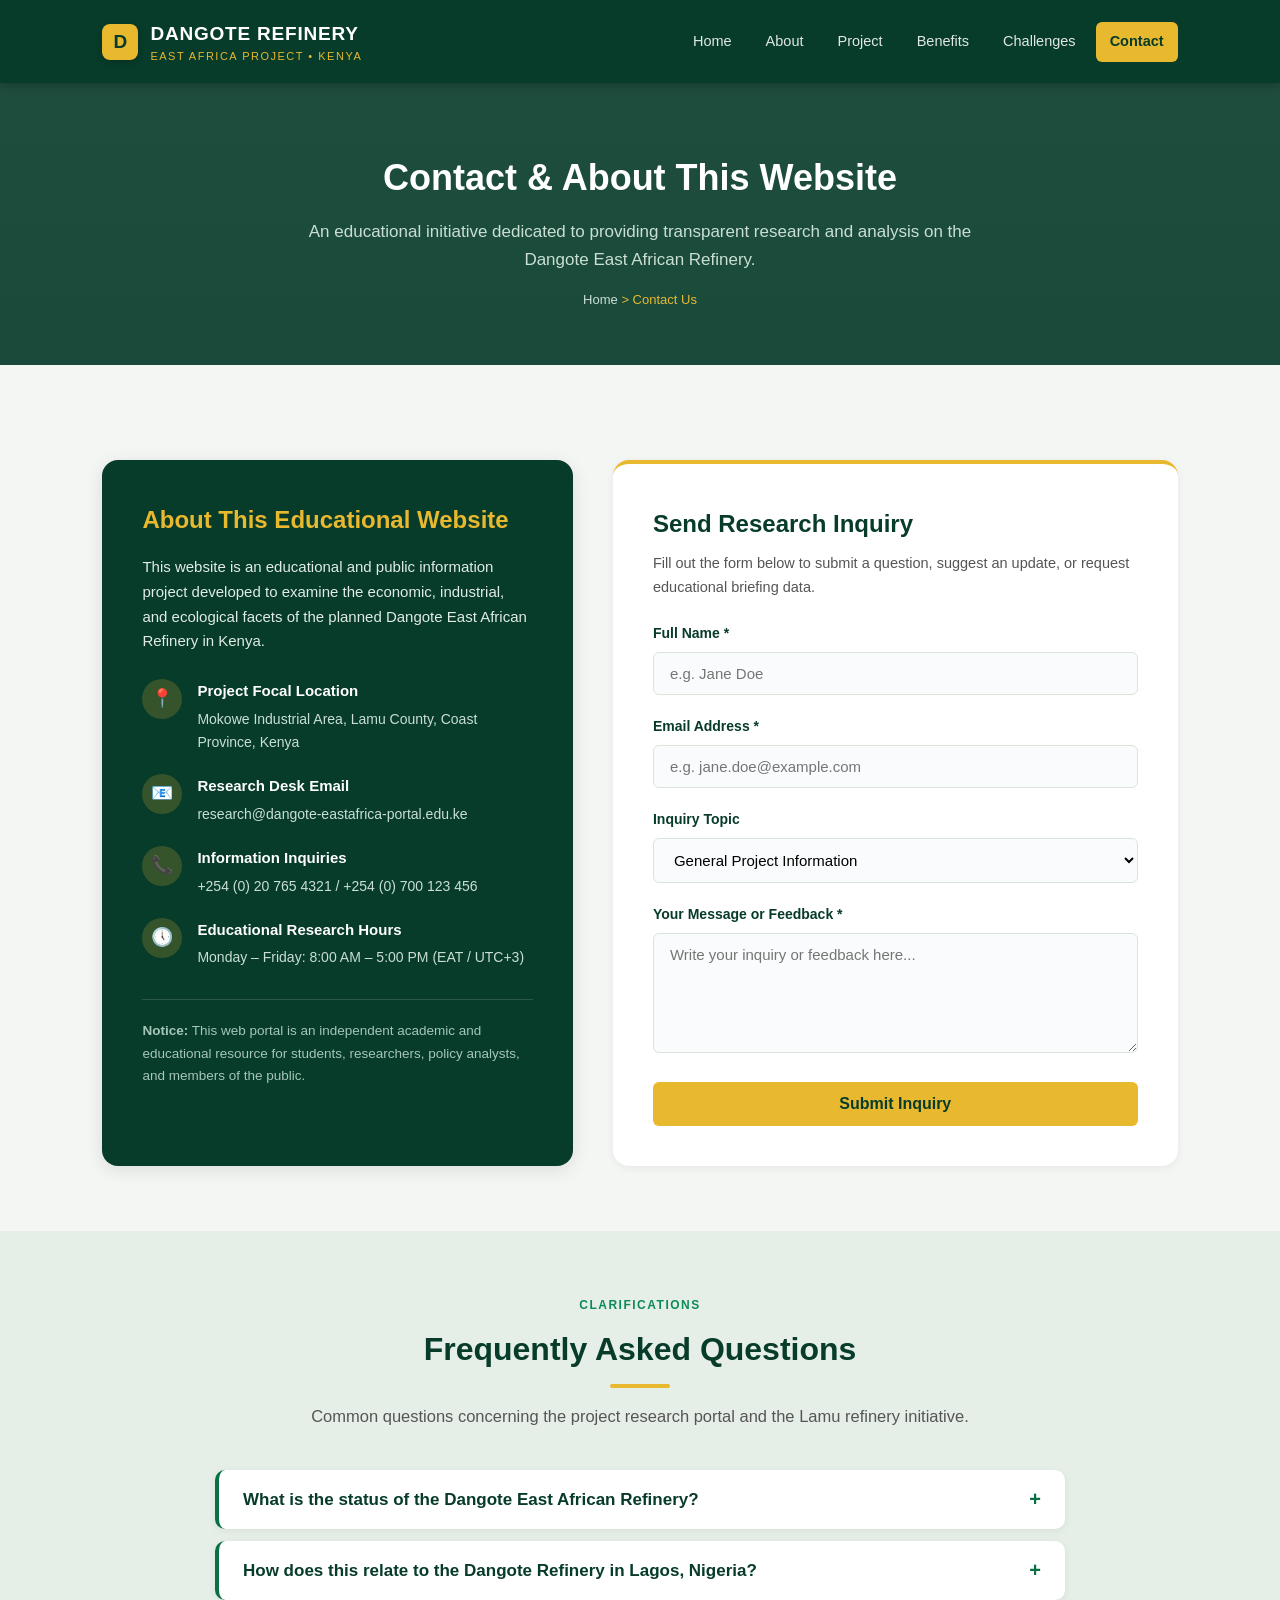
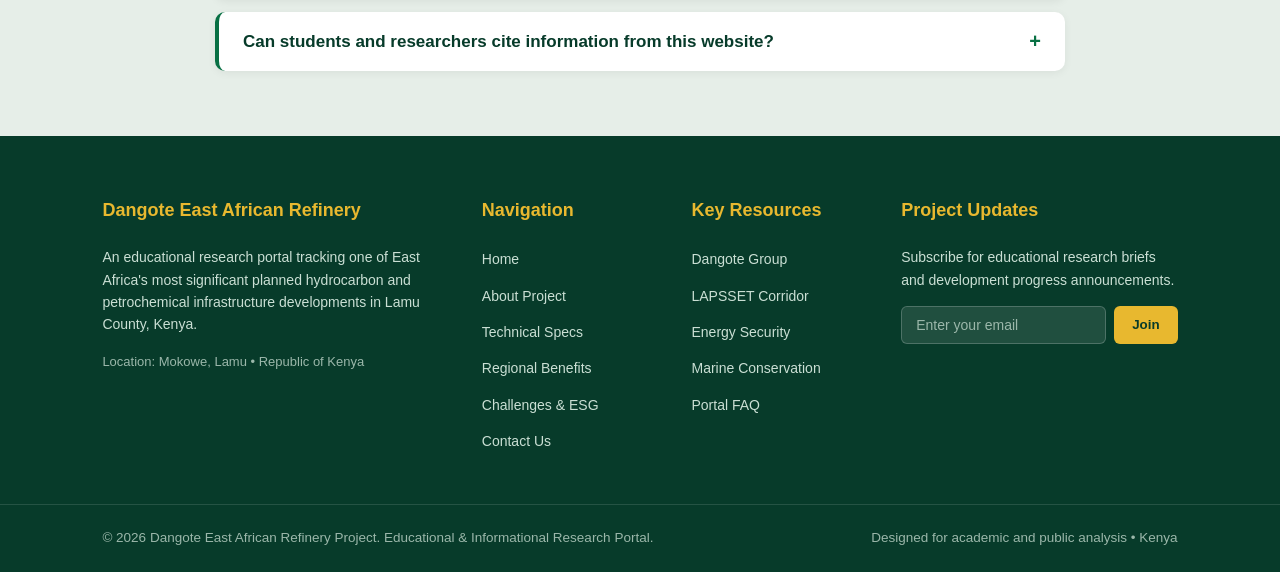
<file: contact.html>
<!DOCTYPE html>
<html lang="en">
<head>
    <meta charset="UTF-8">
    <meta name="viewport" content="width=device-width, initial-scale=1.0">
    <title>Contact &amp; About This Website | Dangote East African Refinery Kenya</title>
    <meta name="description" content="Contact the educational research team, submit inquiries, or explore FAQ regarding the Dangote East African Refinery project in Kenya.">
    <link rel="stylesheet" href="css/style.css">
</head>
<body>

    <!-- Navigation Header -->
    <header>
        <a href="index.html" class="brand-container">
            <div class="brand-icon">D</div>
            <div class="brand-text">
                <h2>DANGOTE REFINERY</h2>
                <span>East Africa Project &bull; Kenya</span>
            </div>
        </a>

        <button class="mobile-toggle" aria-label="Toggle navigation" aria-expanded="false">
            <span></span>
            <span></span>
            <span></span>
        </button>

        <nav>
            <a href="index.html">Home</a>
            <a href="about.html">About</a>
            <a href="project.html">Project</a>
            <a href="benefits.html">Benefits</a>
            <a href="challenges.html">Challenges</a>
            <a href="contact.html" class="active">Contact</a>
        </nav>
    </header>

    <!-- Page Banner -->
    <div class="page-banner">
        <h1>Contact &amp; About This Website</h1>
        <p>An educational initiative dedicated to providing transparent research and analysis on the Dangote East African Refinery.</p>
        <div class="breadcrumbs">
            <a href="index.html">Home</a> &gt; <span>Contact Us</span>
        </div>
    </div>

    <!-- Contact & Feedback Container -->
    <section>
        <div class="contact-container">
            <!-- Information Side -->
            <div class="contact-info-card">
                <h3>About This Educational Website</h3>
                <p>
                    This website is an educational and public information project developed to examine 
                    the economic, industrial, and ecological facets of the planned Dangote East African Refinery in Kenya.
                </p>

                <div class="contact-detail">
                    <div class="contact-detail-icon">&#128205;</div>
                    <div class="contact-detail-text">
                        <h4>Project Focal Location</h4>
                        <p>Mokowe Industrial Area, Lamu County, Coast Province, Kenya</p>
                    </div>
                </div>

                <div class="contact-detail">
                    <div class="contact-detail-icon">&#128231;</div>
                    <div class="contact-detail-text">
                        <h4>Research Desk Email</h4>
                        <p>research@dangote-eastafrica-portal.edu.ke</p>
                    </div>
                </div>

                <div class="contact-detail">
                    <div class="contact-detail-icon">&#128222;</div>
                    <div class="contact-detail-text">
                        <h4>Information Inquiries</h4>
                        <p>+254 (0) 20 765 4321 / +254 (0) 700 123 456</p>
                    </div>
                </div>

                <div class="contact-detail">
                    <div class="contact-detail-icon">&#128340;</div>
                    <div class="contact-detail-text">
                        <h4>Educational Research Hours</h4>
                        <p>Monday &ndash; Friday: 8:00 AM &ndash; 5:00 PM (EAT / UTC+3)</p>
                    </div>
                </div>

                <div style="margin-top: 30px; padding-top: 20px; border-top: 1px solid rgba(255,255,255,0.15); font-size: 13.5px; color: #a5c7b8;">
                    <strong>Notice:</strong> This web portal is an independent academic and educational resource for students, researchers, policy analysts, and members of the public.
                </div>
            </div>

            <!-- Form Side -->
            <div class="form-card">
                <h3 style="color: var(--primary-dark); margin-bottom: 8px; font-size: 24px;">Send Research Inquiry</h3>
                <p style="color: var(--text-muted); margin-bottom: 22px; font-size: 14.5px;">
                    Fill out the form below to submit a question, suggest an update, or request educational briefing data.
                </p>

                <div id="form-alert" class="form-alert"></div>

                <form id="contact-form">
                    <div class="form-group">
                        <label for="name">Full Name *</label>
                        <input type="text" id="name" name="name" class="form-control" placeholder="e.g. Jane Doe" required>
                    </div>

                    <div class="form-group">
                        <label for="email">Email Address *</label>
                        <input type="email" id="email" name="email" class="form-control" placeholder="e.g. jane.doe@example.com" required>
                    </div>

                    <div class="form-group">
                        <label for="category">Inquiry Topic</label>
                        <select id="category" name="category" class="form-control">
                            <option value="General Information">General Project Information</option>
                            <option value="Academic Research">Academic &amp; Educational Research</option>
                            <option value="Environmental & ESG">Environmental &amp; Marine Ecology (ESG)</option>
                            <option value="Economic & Trade">Macroeconomic &amp; Regional Trade Analysis</option>
                            <option value="Media Inquiries">Media &amp; Public Relations</option>
                        </select>
                    </div>

                    <div class="form-group">
                        <label for="message">Your Message or Feedback *</label>
                        <textarea id="message" name="message" class="form-control" placeholder="Write your inquiry or feedback here..." required></textarea>
                    </div>

                    <button type="submit" class="btn btn-primary" style="width: 100%; font-size: 16px; padding: 13px;">
                        Submit Inquiry
                    </button>
                </form>
            </div>
        </div>
    </section>

    <!-- FAQ Accordion -->
    <section style="background-color: var(--bg-muted);" id="faq">
        <div class="section-header">
            <span class="section-subtitle">Clarifications</span>
            <h2>Frequently Asked Questions</h2>
            <p>Common questions concerning the project research portal and the Lamu refinery initiative.</p>
        </div>

        <div class="accordion" style="max-width: 850px; margin: 0 auto;">
            <div class="accordion-item">
                <button class="accordion-header">
                    <span>What is the status of the Dangote East African Refinery?</span>
                    <span class="accordion-icon">+</span>
                </button>
                <div class="accordion-body">
                    <p>
                        The project has been planned as part of the broader industrial master plan for the Lamu Port-South Sudan-Ethiopia 
                        Transport (LAPSSET) corridor. Pre-feasibility studies, site zoning in Mokowe, and stakeholder engagements have 
                        been conducted to align with regional demand projections.
                    </p>
                </div>
            </div>

            <div class="accordion-item">
                <button class="accordion-header">
                    <span>How does this relate to the Dangote Refinery in Lagos, Nigeria?</span>
                    <span class="accordion-icon">+</span>
                </button>
                <div class="accordion-body">
                    <p>
                        The 650,000 bpd refinery in Lekki, Lagos is the flagship operational installation of the Dangote Group in West Africa. 
                        The proposed East African Refinery in Kenya is envisioned to replicate similar downstream fuel self-sufficiency 
                        for the East African Community along the Indian Ocean corridor.
                    </p>
                </div>
            </div>

            <div class="accordion-item">
                <button class="accordion-header">
                    <span>Can students and researchers cite information from this website?</span>
                    <span class="accordion-icon">+</span>
                </button>
                <div class="accordion-body">
                    <p>
                        Yes. This website synthesizes publicly available project announcements, energy sector whitepapers, and regional 
                        economic reports for educational reference and academic study.
                    </p>
                </div>
            </div>
        </div>
    </section>

    <!-- Footer -->
    <footer>
        <div class="footer-top">
            <div class="footer-col">
                <h3>Dangote East African Refinery</h3>
                <p>
                    An educational research portal tracking one of East Africa's most significant planned 
                    hydrocarbon and petrochemical infrastructure developments in Lamu County, Kenya.
                </p>
                <div style="margin-top: 15px; font-size: 13px; color: #9bb7aa;">
                    Location: Mokowe, Lamu &bull; Republic of Kenya
                </div>
            </div>

            <div class="footer-col">
                <h3>Navigation</h3>
                <ul class="footer-links">
                    <li><a href="index.html">Home</a></li>
                    <li><a href="about.html">About Project</a></li>
                    <li><a href="project.html">Technical Specs</a></li>
                    <li><a href="benefits.html">Regional Benefits</a></li>
                    <li><a href="challenges.html">Challenges &amp; ESG</a></li>
                    <li><a href="contact.html">Contact Us</a></li>
                </ul>
            </div>

            <div class="footer-col">
                <h3>Key Resources</h3>
                <ul class="footer-links">
                    <li><a href="about.html#dangote-group">Dangote Group</a></li>
                    <li><a href="project.html#lapsset">LAPSSET Corridor</a></li>
                    <li><a href="benefits.html#energy-security">Energy Security</a></li>
                    <li><a href="challenges.html#environment">Marine Conservation</a></li>
                    <li><a href="contact.html#faq">Portal FAQ</a></li>
                </ul>
            </div>

            <div class="footer-col">
                <h3>Project Updates</h3>
                <p>Subscribe for educational research briefs and development progress announcements.</p>
                <form class="newsletter-form">
                    <input type="email" placeholder="Enter your email" required aria-label="Email address">
                    <button type="submit">Join</button>
                </form>
            </div>
        </div>

        <div class="footer-bottom">
            <p>&copy; <span id="current-year">2026</span> Dangote East African Refinery Project. Educational &amp; Informational Research Portal.</p>
            <p>Designed for academic and public analysis &bull; Kenya</p>
        </div>
    </footer>

    <script src="js/main.js"></script>
</body>
</html>
</file>
<file: css/style.css>
/* ============================================================
   Dangote East African Refinery - Main Stylesheet
   ============================================================ */

:root {
    --primary-dark: #073b2a;
    --primary: #087044;
    --primary-light: #0d8b56;
    --accent-gold: #e8b82f;
    --accent-gold-hover: #d19e1e;
    --bg-light: #f4f6f4;
    --bg-muted: #e6eee8;
    --bg-white: #ffffff;
    --text-main: #222222;
    --text-muted: #555555;
    --text-light: #f4f6f4;
    --border-color: #dbe4dc;
    --shadow-sm: 0 2px 8px rgba(0, 0, 0, 0.06);
    --shadow-md: 0 4px 18px rgba(0, 0, 0, 0.1);
    --shadow-lg: 0 10px 30px rgba(0, 0, 0, 0.15);
    --radius-sm: 6px;
    --radius-md: 10px;
    --radius-lg: 16px;
    --transition: all 0.3s ease;
}

* {
    margin: 0;
    padding: 0;
    box-sizing: border-box;
    scroll-behavior: smooth;
}

body {
    font-family: -apple-system, BlinkMacSystemFont, "Segoe UI", Roboto, Oxygen, Ubuntu, Cantarell, "Open Sans", "Helvetica Neue", sans-serif;
    background-color: var(--bg-light);
    color: var(--text-main);
    line-height: 1.65;
    display: flex;
    flex-direction: column;
    min-height: 100vh;
}

/* ============================================================
   Header & Navigation
   ============================================================ */
header {
    background-color: var(--primary-dark);
    color: var(--bg-white);
    padding: 18px 8%;
    display: flex;
    justify-content: space-between;
    align-items: center;
    position: sticky;
    top: 0;
    z-index: 1000;
    box-shadow: 0 2px 10px rgba(0, 0, 0, 0.25);
}

.brand-container {
    display: flex;
    align-items: center;
    gap: 12px;
    text-decoration: none;
    color: white;
}

.brand-icon {
    width: 36px;
    height: 36px;
    background: var(--accent-gold);
    color: var(--primary-dark);
    border-radius: 8px;
    display: flex;
    align-items: center;
    justify-content: center;
    font-weight: 900;
    font-size: 19px;
    box-shadow: 0 2px 6px rgba(0,0,0,0.2);
}

.brand-text h2 {
    font-size: 19px;
    letter-spacing: 0.8px;
    font-weight: 700;
}

.brand-text span {
    font-size: 11px;
    text-transform: uppercase;
    color: var(--accent-gold);
    letter-spacing: 1.5px;
    display: block;
    margin-top: -2px;
}

nav {
    display: flex;
    align-items: center;
    gap: 6px;
}

nav a {
    color: rgba(255, 255, 255, 0.88);
    text-decoration: none;
    padding: 8px 14px;
    font-size: 14.5px;
    font-weight: 500;
    border-radius: var(--radius-sm);
    transition: var(--transition);
}

nav a:hover {
    color: var(--accent-gold);
    background-color: rgba(255, 255, 255, 0.08);
}

nav a.active {
    color: var(--primary-dark);
    background-color: var(--accent-gold);
    font-weight: 600;
}

/* Mobile Hamburger Toggle */
.mobile-toggle {
    display: none;
    background: transparent;
    border: none;
    cursor: pointer;
    padding: 6px;
    color: white;
}

.mobile-toggle span {
    display: block;
    width: 25px;
    height: 3px;
    background-color: white;
    margin: 5px 0;
    border-radius: 2px;
    transition: var(--transition);
}

.mobile-toggle.active span:nth-child(1) {
    transform: rotate(45deg) translate(6px, 6px);
}
.mobile-toggle.active span:nth-child(2) {
    opacity: 0;
}
.mobile-toggle.active span:nth-child(3) {
    transform: rotate(-45deg) translate(5px, -6px);
}

/* ============================================================
   Hero & Page Banners
   ============================================================ */
.hero {
    min-height: 480px;
    background: linear-gradient(
        rgba(7, 59, 42, 0.88),
        rgba(7, 59, 42, 0.82)
    ), url('https://images.unsplash.com/photo-1513828583688-c52646e2e2af?w=1600') center/cover no-repeat;
    color: white;
    text-align: center;
    padding: 110px 20px;
    display: flex;
    flex-direction: column;
    justify-content: center;
    align-items: center;
}

.hero-badge {
    display: inline-block;
    background: rgba(232, 184, 47, 0.2);
    border: 1px solid var(--accent-gold);
    color: var(--accent-gold);
    padding: 6px 16px;
    border-radius: 20px;
    font-size: 13px;
    font-weight: 600;
    text-transform: uppercase;
    letter-spacing: 1px;
    margin-bottom: 18px;
}

.hero h1 {
    font-size: 42px;
    margin-bottom: 18px;
    max-width: 900px;
    line-height: 1.25;
}

.hero p {
    font-size: 18px;
    max-width: 760px;
    margin: 0 auto 28px;
    color: #e0ece4;
}

.hero-buttons {
    display: flex;
    gap: 15px;
    flex-wrap: wrap;
    justify-content: center;
}

.btn {
    display: inline-block;
    padding: 12px 26px;
    font-size: 15px;
    font-weight: 600;
    text-decoration: none;
    border-radius: var(--radius-sm);
    cursor: pointer;
    transition: var(--transition);
    border: none;
}

.btn-primary {
    background-color: var(--accent-gold);
    color: var(--primary-dark);
}

.btn-primary:hover {
    background-color: #ffffff;
    color: var(--primary-dark);
    transform: translateY(-2px);
    box-shadow: var(--shadow-md);
}

.btn-secondary {
    background-color: transparent;
    color: #ffffff;
    border: 2px solid #ffffff;
}

.btn-secondary:hover {
    background-color: rgba(255, 255, 255, 0.15);
    border-color: var(--accent-gold);
    color: var(--accent-gold);
    transform: translateY(-2px);
}

/* Page Banner (for subpages) */
.page-banner {
    background: linear-gradient(rgba(7, 59, 42, 0.9), rgba(7, 59, 42, 0.92)),
                url('https://images.unsplash.com/photo-1473341304170-971dccb5ac1e?w=1600') center/cover;
    color: white;
    padding: 65px 8% 55px;
    text-align: center;
}

.page-banner h1 {
    font-size: 36px;
    margin-bottom: 10px;
}

.page-banner p {
    font-size: 17px;
    color: #cadfd4;
    max-width: 720px;
    margin: 0 auto;
}

.breadcrumbs {
    margin-top: 15px;
    font-size: 13px;
    color: var(--accent-gold);
}

.breadcrumbs a {
    color: #cadfd4;
    text-decoration: none;
}

.breadcrumbs a:hover {
    color: white;
}

/* ============================================================
   Sections & Layout
   ============================================================ */
section {
    padding: 65px 8%;
}

.section-header {
    text-align: center;
    max-width: 800px;
    margin: 0 auto 40px;
}

.section-subtitle {
    color: var(--primary-light);
    text-transform: uppercase;
    font-weight: 700;
    font-size: 12px;
    letter-spacing: 1.5px;
    display: block;
    margin-bottom: 8px;
}

section h2 {
    color: var(--primary-dark);
    font-size: 32px;
    margin-bottom: 15px;
    position: relative;
    padding-bottom: 12px;
}

section h2::after {
    content: '';
    position: absolute;
    bottom: 0;
    left: 50%;
    transform: translateX(-50%);
    width: 60px;
    height: 4px;
    background-color: var(--accent-gold);
    border-radius: 2px;
}

.section-header p {
    color: var(--text-muted);
    font-size: 16.5px;
    margin-top: 10px;
}

/* ============================================================
   Cards & Grids
   ============================================================ */
.cards {
    display: grid;
    grid-template-columns: repeat(auto-fit, minmax(280px, 1fr));
    gap: 25px;
    margin-top: 25px;
}

.card {
    background: var(--bg-white);
    padding: 28px;
    border-radius: var(--radius-md);
    box-shadow: var(--shadow-sm);
    border-top: 4px solid var(--primary);
    transition: var(--transition);
    display: flex;
    flex-direction: column;
}

.card:hover {
    transform: translateY(-5px);
    box-shadow: var(--shadow-md);
}

.card-icon {
    font-size: 32px;
    margin-bottom: 14px;
    color: var(--primary);
}

.card h3 {
    color: var(--primary-dark);
    margin-bottom: 12px;
    font-size: 20px;
}

.card p {
    color: var(--text-muted);
    font-size: 15px;
    line-height: 1.6;
    flex-grow: 1;
}

.card-link {
    margin-top: 18px;
    display: inline-flex;
    align-items: center;
    gap: 6px;
    color: var(--primary);
    font-weight: 600;
    font-size: 14px;
    text-decoration: none;
    transition: var(--transition);
}

.card-link:hover {
    color: var(--accent-gold-hover);
    gap: 10px;
}

/* ============================================================
   Facts & Metrics
   ============================================================ */
.facts {
    background-color: var(--bg-muted);
}

.project-info {
    display: grid;
    grid-template-columns: repeat(auto-fit, minmax(210px, 1fr));
    gap: 22px;
    text-align: center;
    margin-top: 30px;
}

.fact {
    background: var(--bg-white);
    padding: 30px 20px;
    border-radius: var(--radius-md);
    box-shadow: var(--shadow-sm);
    border-bottom: 4px solid var(--accent-gold);
    transition: var(--transition);
}

.fact:hover {
    transform: translateY(-4px);
    box-shadow: var(--shadow-md);
}

.fact-number {
    color: var(--primary);
    font-size: 34px;
    font-weight: 800;
    line-height: 1.1;
    margin-bottom: 8px;
}

.fact-title {
    font-weight: 700;
    color: var(--primary-dark);
    font-size: 17px;
    margin-bottom: 6px;
}

.fact p {
    color: var(--text-muted);
    font-size: 14px;
}

/* ============================================================
   Gallery
   ============================================================ */
.gallery-section {
    background-color: var(--bg-white);
}

.gallery-grid {
    display: grid;
    grid-template-columns: repeat(auto-fit, minmax(300px, 1fr));
    gap: 25px;
}

.gallery-card {
    background: var(--bg-white);
    border-radius: var(--radius-md);
    overflow: hidden;
    box-shadow: var(--shadow-sm);
    transition: var(--transition);
    border: 1px solid var(--border-color);
}

.gallery-card:hover {
    transform: translateY(-5px);
    box-shadow: var(--shadow-md);
}

.gallery-img-container {
    position: relative;
    overflow: hidden;
    height: 230px;
    cursor: pointer;
}

.gallery-img-container img {
    width: 100%;
    height: 100%;
    object-fit: cover;
    transition: transform 0.5s ease;
}

.gallery-img-container:hover img {
    transform: scale(1.08);
}

.gallery-overlay {
    position: absolute;
    inset: 0;
    background: rgba(7, 59, 42, 0.4);
    display: flex;
    align-items: center;
    justify-content: center;
    opacity: 0;
    transition: var(--transition);
    color: white;
    font-weight: 600;
}

.gallery-img-container:hover .gallery-overlay {
    opacity: 1;
}

.gallery-body {
    padding: 20px;
}

.gallery-body h3 {
    color: var(--primary-dark);
    font-size: 18px;
    margin-bottom: 8px;
}

.gallery-body p {
    color: var(--text-muted);
    font-size: 14px;
}

/* ============================================================
   LightBox Modal
   ============================================================ */
.lightbox-modal {
    display: none;
    position: fixed;
    z-index: 2000;
    inset: 0;
    background-color: rgba(0, 0, 0, 0.9);
    align-items: center;
    justify-content: center;
    padding: 20px;
}

.lightbox-modal.active {
    display: flex;
}

.lightbox-content {
    max-width: 900px;
    max-height: 85vh;
    border-radius: var(--radius-sm);
    box-shadow: var(--shadow-lg);
    object-fit: contain;
}

.lightbox-close {
    position: absolute;
    top: 20px;
    right: 30px;
    color: white;
    font-size: 35px;
    font-weight: bold;
    cursor: pointer;
    transition: var(--transition);
}

.lightbox-close:hover {
    color: var(--accent-gold);
}

.lightbox-caption {
    position: absolute;
    bottom: 25px;
    color: white;
    text-align: center;
    font-size: 16px;
    background: rgba(0, 0, 0, 0.6);
    padding: 8px 18px;
    border-radius: 20px;
}

/* ============================================================
   Feature & Content Blocks
   ============================================================ */
.two-col {
    display: grid;
    grid-template-columns: 1fr 1fr;
    gap: 45px;
    align-items: center;
}

.content-block {
    background: var(--bg-white);
    padding: 40px;
    border-radius: var(--radius-lg);
    box-shadow: var(--shadow-sm);
    margin-bottom: 30px;
}

.content-block h3 {
    color: var(--primary-dark);
    font-size: 24px;
    margin-bottom: 15px;
}

.content-block p {
    color: var(--text-muted);
    margin-bottom: 16px;
}

.badge-list {
    display: flex;
    flex-wrap: wrap;
    gap: 10px;
    margin-top: 15px;
}

.badge {
    background: var(--bg-muted);
    color: var(--primary-dark);
    padding: 6px 14px;
    border-radius: 20px;
    font-size: 13px;
    font-weight: 600;
}

/* Accordion */
.accordion {
    margin-top: 25px;
    display: flex;
    flex-direction: column;
    gap: 12px;
}

.accordion-item {
    background: var(--bg-white);
    border-radius: var(--radius-md);
    overflow: hidden;
    box-shadow: var(--shadow-sm);
    border-left: 4px solid var(--primary);
}

.accordion-header {
    width: 100%;
    padding: 18px 24px;
    text-align: left;
    background: transparent;
    border: none;
    font-size: 17px;
    font-weight: 700;
    color: var(--primary-dark);
    display: flex;
    justify-content: space-between;
    align-items: center;
    cursor: pointer;
    transition: var(--transition);
}

.accordion-header:hover {
    background: rgba(8, 112, 68, 0.05);
}

.accordion-icon {
    font-size: 20px;
    font-weight: bold;
    color: var(--primary);
    transition: transform 0.3s ease;
}

.accordion-item.active .accordion-icon {
    transform: rotate(45deg);
    color: var(--accent-gold-hover);
}

.accordion-body {
    max-height: 0;
    overflow: hidden;
    transition: max-height 0.35s ease, padding 0.35s ease;
    padding: 0 24px;
    color: var(--text-muted);
    font-size: 15px;
    line-height: 1.6;
}

.accordion-item.active .accordion-body {
    max-height: 400px;
    padding: 0 24px 20px;
}

/* ============================================================
   Contact Form & Info
   ============================================================ */
.contact-container {
    display: grid;
    grid-template-columns: 1fr 1.2fr;
    gap: 40px;
    margin-top: 30px;
}

.contact-info-card {
    background: var(--primary-dark);
    color: white;
    padding: 40px;
    border-radius: var(--radius-lg);
    box-shadow: var(--shadow-md);
}

.contact-info-card h3 {
    font-size: 24px;
    margin-bottom: 15px;
    color: var(--accent-gold);
}

.contact-info-card p {
    color: #e0ece4;
    margin-bottom: 25px;
    font-size: 15px;
}

.contact-detail {
    display: flex;
    align-items: flex-start;
    gap: 15px;
    margin-bottom: 20px;
}

.contact-detail-icon {
    width: 40px;
    height: 40px;
    background: rgba(232, 184, 47, 0.2);
    color: var(--accent-gold);
    border-radius: 50%;
    display: flex;
    align-items: center;
    justify-content: center;
    font-size: 18px;
    flex-shrink: 0;
}

.contact-detail-text h4 {
    font-size: 15px;
    margin-bottom: 4px;
    color: white;
}

.contact-detail-text p {
    font-size: 14px;
    color: #cadfd4;
    margin-bottom: 0;
}

.form-card {
    background: var(--bg-white);
    padding: 40px;
    border-radius: var(--radius-lg);
    box-shadow: var(--shadow-sm);
    border-top: 4px solid var(--accent-gold);
}

.form-group {
    margin-bottom: 20px;
}

.form-group label {
    display: block;
    margin-bottom: 7px;
    font-weight: 600;
    font-size: 14px;
    color: var(--primary-dark);
}

.form-control {
    width: 100%;
    padding: 12px 16px;
    border: 1.5px solid var(--border-color);
    border-radius: var(--radius-sm);
    font-size: 15px;
    font-family: inherit;
    transition: var(--transition);
    background-color: #fafbfc;
}

.form-control:focus {
    outline: none;
    border-color: var(--primary);
    background-color: #ffffff;
    box-shadow: 0 0 0 3px rgba(8, 112, 68, 0.15);
}

textarea.form-control {
    resize: vertical;
    min-height: 120px;
}

.form-alert {
    display: none;
    padding: 14px 18px;
    margin-bottom: 20px;
    border-radius: var(--radius-sm);
    font-size: 14.5px;
    font-weight: 500;
}

.form-alert.success {
    display: block;
    background-color: #d1fae5;
    color: #065f46;
    border: 1px solid #a7f3d0;
}

.form-alert.error {
    display: block;
    background-color: #fee2e2;
    color: #991b1b;
    border: 1px solid #fecaca;
}

/* ============================================================
   Footer
   ============================================================ */
footer {
    background-color: var(--primary-dark);
    color: white;
    margin-top: auto;
}

.footer-top {
    padding: 60px 8% 40px;
    display: grid;
    grid-template-columns: 2fr 1fr 1fr 1.5fr;
    gap: 40px;
}

.footer-col h3 {
    color: var(--accent-gold);
    font-size: 18px;
    margin-bottom: 20px;
    font-weight: 700;
}

.footer-col p {
    color: #cadfd4;
    font-size: 14px;
    line-height: 1.6;
}

.footer-links {
    list-style: none;
}

.footer-links li {
    margin-bottom: 10px;
}

.footer-links a {
    color: #cadfd4;
    text-decoration: none;
    font-size: 14px;
    transition: var(--transition);
}

.footer-links a:hover {
    color: var(--accent-gold);
    padding-left: 5px;
}

.newsletter-form {
    display: flex;
    gap: 8px;
    margin-top: 15px;
}

.newsletter-form input {
    flex-grow: 1;
    padding: 10px 14px;
    border-radius: var(--radius-sm);
    border: 1px solid rgba(255, 255, 255, 0.2);
    background: rgba(255, 255, 255, 0.1);
    color: white;
    font-size: 14px;
}

.newsletter-form input::placeholder {
    color: #9bb7aa;
}

.newsletter-form button {
    padding: 10px 18px;
    background: var(--accent-gold);
    color: var(--primary-dark);
    border: none;
    border-radius: var(--radius-sm);
    font-weight: 600;
    cursor: pointer;
    transition: var(--transition);
}

.newsletter-form button:hover {
    background: white;
}

.footer-bottom {
    border-top: 1px solid rgba(255, 255, 255, 0.12);
    padding: 22px 8%;
    display: flex;
    justify-content: space-between;
    align-items: center;
    flex-wrap: wrap;
    gap: 15px;
    font-size: 13.5px;
    color: #9bb7aa;
}

.footer-bottom a {
    color: var(--accent-gold);
    text-decoration: none;
}

/* ============================================================
   Back-to-top Button
   ============================================================ */
.back-to-top {
    position: fixed;
    bottom: 25px;
    right: 25px;
    width: 44px;
    height: 44px;
    background-color: var(--primary);
    color: white;
    border: none;
    border-radius: 50%;
    cursor: pointer;
    display: flex;
    align-items: center;
    justify-content: center;
    font-size: 18px;
    box-shadow: var(--shadow-md);
    opacity: 0;
    visibility: hidden;
    transition: var(--transition);
    z-index: 999;
}

.back-to-top.show {
    opacity: 1;
    visibility: visible;
}

.back-to-top:hover {
    background-color: var(--accent-gold);
    color: var(--primary-dark);
    transform: translateY(-3px);
}

/* ============================================================
   Responsive Queries
   ============================================================ */
@media (max-width: 992px) {
    .two-col, .contact-container {
        grid-template-columns: 1fr;
    }
    .footer-top {
        grid-template-columns: 1fr 1fr;
    }
}

@media (max-width: 768px) {
    header {
        padding: 15px 5%;
    }

    .mobile-toggle {
        display: block;
    }

    nav {
        display: none;
        position: absolute;
        top: 100%;
        left: 0;
        right: 0;
        background-color: var(--primary-dark);
        flex-direction: column;
        padding: 20px 5%;
        border-top: 1px solid rgba(255, 255, 255, 0.1);
        box-shadow: 0 10px 15px rgba(0,0,0,0.3);
    }

    nav.active {
        display: flex;
    }

    nav a {
        width: 100%;
        padding: 12px 16px;
        border-radius: var(--radius-sm);
        text-align: left;
    }

    .hero {
        padding: 80px 20px;
        min-height: auto;
    }

    .hero h1 {
        font-size: 30px;
    }

    .hero p {
        font-size: 16px;
    }

    section {
        padding: 50px 5%;
    }

    .footer-top {
        grid-template-columns: 1fr;
        padding: 40px 5% 30px;
    }

    .footer-bottom {
        padding: 20px 5%;
        text-align: center;
        flex-direction: column;
    }
}
</file>
